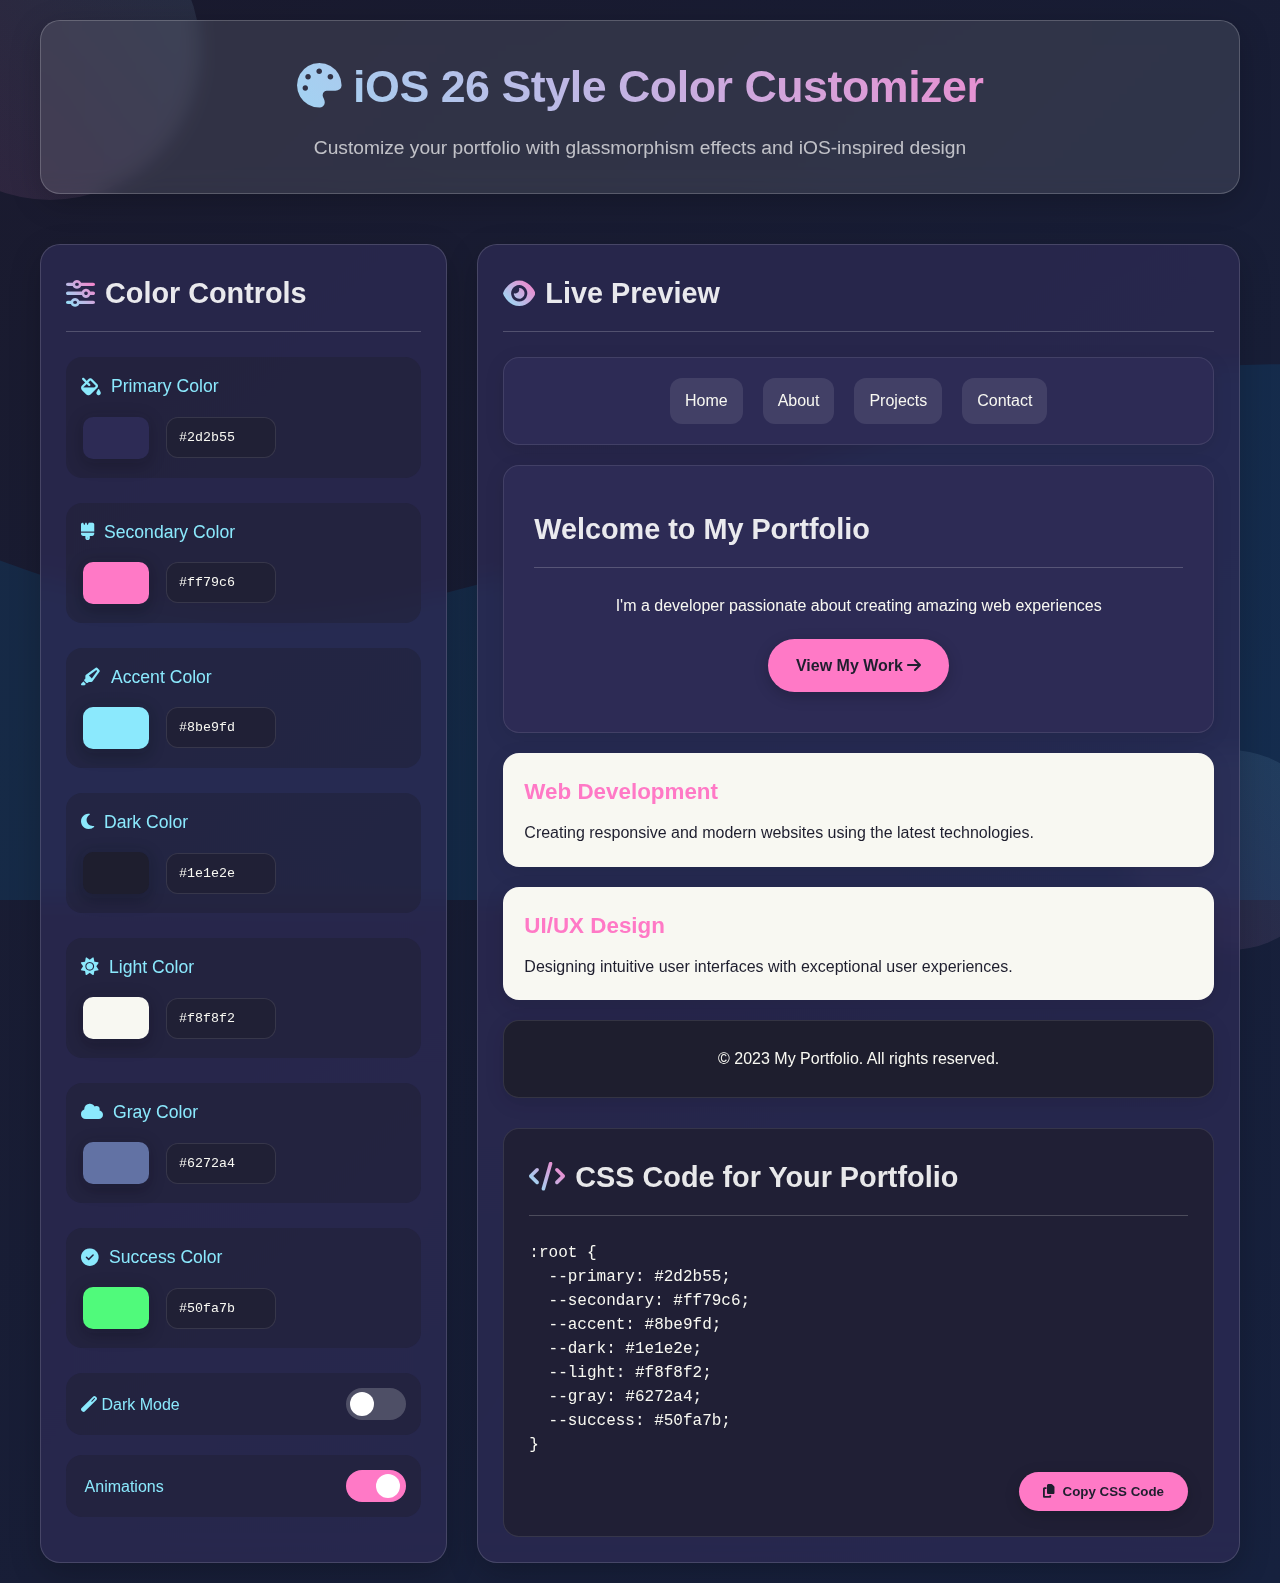
<file: test.html>
<!DOCTYPE html>
<html lang="en">
<head>
    <meta charset="UTF-8">
    <meta name="viewport" content="width=device-width, initial-scale=1.0">
    <title>iOS 26 Style Portfolio Customizer</title>
    <link rel="stylesheet" href="https://cdnjs.cloudflare.com/ajax/libs/font-awesome/6.4.0/css/all.min.css">
    <style>
        * {
            box-sizing: border-box;
            margin: 0;
            padding: 0;
            font-family: -apple-system, BlinkMacSystemFont, 'Segoe UI', Roboto, Oxygen, Ubuntu, Cantarell, 'Open Sans', 'Helvetica Neue', sans-serif;
        }
        
        body {
            background: linear-gradient(135deg, #1a1a2e 0%, #16213e 100%);
            color: rgba(255, 255, 255, 0.9);
            line-height: 1.6;
            padding: 20px;
            min-height: 100vh;
            overflow-x: hidden;
        }
        
        body::before {
            content: '';
            position: fixed;
            top: 0;
            left: 0;
            width: 100%;
            height: 100%;
            background: url('data:image/svg+xml;utf8,<svg xmlns="http://www.w3.org/2000/svg" viewBox="0 0 1440 320"><path fill="%2300a8ff" fill-opacity="0.1" d="M0,128L48,117.3C96,107,192,85,288,112C384,139,480,213,576,218.7C672,224,768,160,864,138.7C960,117,1056,139,1152,149.3C1248,160,1344,160,1392,160L1440,160L1440,320L1392,320C1344,320,1248,320,1152,320C1056,320,960,320,864,320C768,320,672,320,576,320C480,320,384,320,288,320C192,320,96,320,48,320L0,320Z"></path></svg>') no-repeat bottom;
            background-size: cover;
            z-index: -1;
        }
        
        .container {
            max-width: 1200px;
            margin: 0 auto;
            display: flex;
            flex-direction: column;
            gap: 30px;
        }
        
        header {
            text-align: center;
            padding: 30px;
            background: rgba(255, 255, 255, 0.1);
            border-radius: 20px;
            backdrop-filter: blur(10px);
            -webkit-backdrop-filter: blur(10px);
            border: 1px solid rgba(255, 255, 255, 0.2);
            box-shadow: 0 8px 32px rgba(0, 0, 0, 0.2);
            margin-bottom: 20px;
            animation: fadeIn 0.8s ease-out;
        }
        
        h1 {
            font-size: 2.8rem;
            margin-bottom: 10px;
            background: linear-gradient(45deg, #8be9fd, #ff79c6);
            -webkit-background-clip: text;
            -webkit-text-fill-color: transparent;
            font-weight: 800;
            letter-spacing: -0.5px;
        }
        
        .subtitle {
            color: rgba(255, 255, 255, 0.7);
            font-size: 1.2rem;
            font-weight: 300;
        }
        
        .content {
            display: flex;
            gap: 30px;
            flex-wrap: wrap;
        }
        
        .color-customizer {
            flex: 1;
            min-width: 320px;
            background: rgba(45, 43, 85, 0.7);
            padding: 25px;
            border-radius: 20px;
            backdrop-filter: blur(12px);
            -webkit-backdrop-filter: blur(12px);
            border: 1px solid rgba(255, 255, 255, 0.15);
            box-shadow: 0 10px 32px rgba(0, 0, 0, 0.2);
            animation: slideInLeft 0.8s ease-out;
        }
        
        .preview {
            flex: 2;
            min-width: 320px;
            background: rgba(45, 43, 85, 0.7);
            padding: 25px;
            border-radius: 20px;
            backdrop-filter: blur(12px);
            -webkit-backdrop-filter: blur(12px);
            border: 1px solid rgba(255, 255, 255, 0.15);
            box-shadow: 0 10px 32px rgba(0, 0, 0, 0.2);
            animation: slideInRight 0.8s ease-out;
        }
        
        h2 {
            margin-bottom: 25px;
            padding-bottom: 15px;
            border-bottom: 1px solid rgba(255, 255, 255, 0.2);
            color: rgba(255, 255, 255, 0.9);
            font-weight: 600;
            font-size: 1.8rem;
            display: flex;
            align-items: center;
            gap: 10px;
        }
        
        h2 i {
            background: linear-gradient(45deg, #8be9fd, #ff79c6);
            -webkit-background-clip: text;
            -webkit-text-fill-color: transparent;
        }
        
        .color-control {
            margin-bottom: 25px;
            padding: 15px;
            background: rgba(30, 30, 46, 0.4);
            border-radius: 16px;
            transition: transform 0.3s ease;
        }
        
        .color-control:hover {
            transform: translateY(-3px);
            background: rgba(30, 30, 46, 0.5);
        }
        
        .color-control label {
            display: block;
            margin-bottom: 12px;
            font-weight: 500;
            color: #8be9fd;
            font-size: 1.1rem;
            display: flex;
            align-items: center;
            gap: 10px;
        }
        
        .color-picker {
            display: flex;
            align-items: center;
            gap: 15px;
        }
        
        .color-value {
            width: 110px;
            padding: 12px;
            background: rgba(30, 30, 46, 0.6);
            border: 1px solid rgba(255, 255, 255, 0.1);
            border-radius: 12px;
            color: #f8f8f2;
            font-family: 'Fira Code', monospace;
            backdrop-filter: blur(10px);
            -webkit-backdrop-filter: blur(10px);
        }
        
        input[type="color"] {
            width: 70px;
            height: 50px;
            border: none;
            border-radius: 12px;
            cursor: pointer;
            background: transparent;
            overflow: hidden;
            box-shadow: 0 4px 15px rgba(0, 0, 0, 0.2);
        }
        
        input[type="color"]::-webkit-color-swatch {
            border: none;
            border-radius: 10px;
            box-shadow: 0 4px 15px rgba(0, 0, 0, 0.2);
        }
        
        input[type="color"]::-moz-color-swatch {
            border: none;
            border-radius: 10px;
            box-shadow: 0 4px 15px rgba(0, 0, 0, 0.2);
        }
        
        .preview-element {
            margin-bottom: 25px;
            padding: 20px;
            border-radius: 16px;
            background: rgba(255, 255, 255, 0.1);
            backdrop-filter: blur(10px);
            -webkit-backdrop-filter: blur(10px);
            border: 1px solid rgba(255, 255, 255, 0.1);
            box-shadow: 0 5px 20px rgba(0, 0, 0, 0.1);
            transition: transform 0.3s ease;
        }
        
        .preview-element:hover {
            transform: translateY(-3px);
            box-shadow: 0 8px 25px rgba(0, 0, 0, 0.15);
        }
        
        .preview-header {
            background: var(--primary, rgba(45, 43, 85, 0.8));
            color: var(--light, #f8f8f2);
            padding: 20px;
            border-radius: 16px;
            margin-bottom: 20px;
            backdrop-filter: blur(10px);
            -webkit-backdrop-filter: blur(10px);
            border: 1px solid rgba(255, 255, 255, 0.1);
        }
        
        .preview-nav {
            display: flex;
            justify-content: center;
            gap: 20px;
        }
        
        .preview-nav a {
            color: var(--light, #f8f8f2);
            text-decoration: none;
            padding: 10px 15px;
            border-radius: 12px;
            transition: all 0.3s ease;
            background: rgba(255, 255, 255, 0.1);
            backdrop-filter: blur(10px);
            -webkit-backdrop-filter: blur(10px);
        }
        
        .preview-nav a:hover {
            color: var(--secondary, #ff79c6);
            background: rgba(255, 255, 255, 0.15);
            transform: translateY(-2px);
        }
        
        .preview-hero {
            background: var(--primary, rgba(45, 43, 85, 0.8));
            color: var(--light, #f8f8f2);
            padding: 40px 30px;
            border-radius: 16px;
            text-align: center;
            margin-bottom: 20px;
            backdrop-filter: blur(10px);
            -webkit-backdrop-filter: blur(10px);
            border: 1px solid rgba(255, 255, 255, 0.1);
        }
        
        .preview-button {
            display: inline-block;
            background: var(--secondary, #ff79c6);
            color: var(--dark, #1e1e2e);
            padding: 14px 28px;
            border-radius: 50px;
            text-decoration: none;
            font-weight: 600;
            margin-top: 20px;
            border: none;
            cursor: pointer;
            transition: all 0.3s ease;
            box-shadow: 0 4px 15px rgba(0, 0, 0, 0.2);
        }
        
        .preview-button:hover {
            background: var(--accent, #8be9fd);
            transform: translateY(-3px) scale(1.05);
            box-shadow: 0 8px 25px rgba(0, 0, 0, 0.3);
        }
        
        .preview-skill {
            background: var(--light, rgba(248, 248, 242, 0.1));
            color: var(--dark, #1e1e2e);
            padding: 20px;
            border-radius: 16px;
            margin-bottom: 20px;
            backdrop-filter: blur(10px);
            -webkit-backdrop-filter: blur(10px);
            border: 1px solid rgba(255, 255, 255, 0.1);
        }
        
        .preview-skill h3 {
            color: var(--secondary, #ff79c6);
            margin-bottom: 10px;
            font-size: 1.4rem;
        }
        
        .preview-footer {
            background: var(--dark, rgba(30, 30, 46, 0.8));
            color: var(--light, #f8f8f2);
            padding: 25px;
            border-radius: 16px;
            text-align: center;
            margin-top: 20px;
            backdrop-filter: blur(10px);
            -webkit-backdrop-filter: blur(10px);
            border: 1px solid rgba(255, 255, 255, 0.1);
        }
        
        .code-container {
            background: rgba(30, 30, 46, 0.8);
            padding: 25px;
            border-radius: 16px;
            margin-top: 30px;
            overflow-x: auto;
            backdrop-filter: blur(10px);
            -webkit-backdrop-filter: blur(10px);
            border: 1px solid rgba(255, 255, 255, 0.1);
        }
        
        .code-container pre {
            white-space: pre-wrap;
            font-family: 'Fira Code', monospace;
            color: #f8f8f2;
            line-height: 1.5;
        }
        
        .copy-btn {
            background: var(--secondary, #ff79c6);
            color: var(--dark, #1e1e2e);
            border: none;
            padding: 12px 24px;
            border-radius: 50px;
            cursor: pointer;
            font-weight: 600;
            margin-top: 15px;
            display: flex;
            align-items: center;
            gap: 8px;
            margin-left: auto;
            transition: all 0.3s ease;
            box-shadow: 0 4px 15px rgba(0, 0, 0, 0.2);
        }
        
        .copy-btn:hover {
            background: var(--accent, #8be9fd);
            transform: translateY(-3px);
            box-shadow: 0 8px 25px rgba(0, 0, 0, 0.3);
        }
        
        .ios-toggle {
            display: flex;
            align-items: center;
            justify-content: space-between;
            margin-top: 20px;
            padding: 15px;
            background: rgba(30, 30, 46, 0.4);
            border-radius: 16px;
        }
        
        .toggle-label {
            font-weight: 500;
            color: #8be9fd;
        }
        
        .toggle-switch {
            position: relative;
            display: inline-block;
            width: 60px;
            height: 32px;
        }
        
        .toggle-switch input {
            opacity: 0;
            width: 0;
            height: 0;
        }
        
        .slider {
            position: absolute;
            cursor: pointer;
            top: 0;
            left: 0;
            right: 0;
            bottom: 0;
            background-color: rgba(255, 255, 255, 0.2);
            transition: .4s;
            border-radius: 34px;
        }
        
        .slider:before {
            position: absolute;
            content: "";
            height: 24px;
            width: 24px;
            left: 4px;
            bottom: 4px;
            background-color: white;
            transition: .4s;
            border-radius: 50%;
        }
        
        input:checked + .slider {
            background-color: var(--secondary, #ff79c6);
        }
        
        input:checked + .slider:before {
            transform: translateX(26px);
        }
        
        /* Animations */
        @keyframes fadeIn {
            from { opacity: 0; }
            to { opacity: 1; }
        }
        
        @keyframes slideInLeft {
            from { transform: translateX(-30px); opacity: 0; }
            to { transform: translateX(0); opacity: 1; }
        }
        
        @keyframes slideInRight {
            from { transform: translateX(30px); opacity: 0; }
            to { transform: translateX(0); opacity: 1; }
        }
        
        @media (max-width: 768px) {
            .content {
                flex-direction: column;
            }
            
            h1 {
                font-size: 2.2rem;
            }
            
            .preview-nav {
                flex-wrap: wrap;
            }
        }
        
        /* Dynamic background elements */
        .floating-circle {
            position: fixed;
            border-radius: 50%;
            background: linear-gradient(45deg, var(--secondary, #ff79c6), var(--accent, #8be9fd));
            opacity: 0.1;
            animation: float 15s infinite ease-in-out;
            z-index: -1;
        }
        
        .circle-1 {
            width: 300px;
            height: 300px;
            top: -100px;
            left: -100px;
            animation-delay: 0s;
        }
        
        .circle-2 {
            width: 200px;
            height: 200px;
            bottom: -50px;
            right: -50px;
            animation-delay: -5s;
        }
        
        @keyframes float {
            0%, 100% { transform: translate(0, 0) rotate(0deg); }
            25% { transform: translate(20px, 30px) rotate(5deg); }
            50% { transform: translate(0, 60px) rotate(0deg); }
            75% { transform: translate(-20px, 30px) rotate(-5deg); }
        }
    </style>
</head>
<body>
    <div class="floating-circle circle-1"></div>
    <div class="floating-circle circle-2"></div>
    
    <div class="container">
        <header>
            <h1><i class="fas fa-palette"></i> iOS 26 Style Color Customizer</h1>
            <p class="subtitle">Customize your portfolio with glassmorphism effects and iOS-inspired design</p>
        </header>
        
        <div class="content">
            <div class="color-customizer">
                <h2><i class="fas fa-sliders-h"></i> Color Controls</h2>
                
                <div class="color-control">
                    <label for="primary"><i class="fas fa-fill-drip"></i> Primary Color</label>
                    <div class="color-picker">
                        <input type="color" id="primary" value="#2d2b55">
                        <input type="text" class="color-value" value="#2d2b55" readonly>
                    </div>
                </div>
                
                <div class="color-control">
                    <label for="secondary"><i class="fas fa-brush"></i> Secondary Color</label>
                    <div class="color-picker">
                        <input type="color" id="secondary" value="#ff79c6">
                        <input type="text" class="color-value" value="#ff79c6" readonly>
                    </div>
                </div>
                
                <div class="color-control">
                    <label for="accent"><i class="fas fa-highlighter"></i> Accent Color</label>
                    <div class="color-picker">
                        <input type="color" id="accent" value="#8be9fd">
                        <input type="text" class="color-value" value="#8be9fd" readonly>
                    </div>
                </div>
                
                <div class="color-control">
                    <label for="dark"><i class="fas fa-moon"></i> Dark Color</label>
                    <div class="color-picker">
                        <input type="color" id="dark" value="#1e1e2e">
                        <input type="text" class="color-value" value="#1e1e2e" readonly>
                    </div>
                </div>
                
                <div class="color-control">
                    <label for="light"><i class="fas fa-sun"></i> Light Color</label>
                    <div class="color-picker">
                        <input type="color" id="light" value="#f8f8f2">
                        <input type="text" class="color-value" value="#f8f8f2" readonly>
                    </div>
                </div>
                
                <div class="color-control">
                    <label for="gray"><i class="fas fa-cloud"></i> Gray Color</label>
                    <div class="color-picker">
                        <input type="color" id="gray" value="#6272a4">
                        <input type="text" class="color-value" value="#6272a4" readonly>
                    </div>
                </div>
                
                <div class="color-control">
                    <label for="success"><i class="fas fa-check-circle"></i> Success Color</label>
                    <div class="color-picker">
                        <input type="color" id="success" value="#50fa7b">
                        <input type="text" class="color-value" value="#50fa7b" readonly>
                    </div>
                </div>
                
                <div class="ios-toggle">
                    <span class="toggle-label"><i class="fas fa-magic"></i> Dark Mode</span>
                    <label class="toggle-switch">
                        <input type="checkbox" id="darkModeToggle">
                        <span class="slider"></span>
                    </label>
                </div>
                
                <div class="ios-toggle">
                    <span class="toggle-label"><i class="fas fa-sparkles"></i> Animations</span>
                    <label class="toggle-switch">
                        <input type="checkbox" id="animationsToggle" checked>
                        <span class="slider"></span>
                    </label>
                </div>
            </div>
            
            <div class="preview">
                <h2><i class="fas fa-eye"></i> Live Preview</h2>
                
                <div class="preview-element preview-header">
                    <nav class="preview-nav">
                        <a href="#home">Home</a>
                        <a href="#about">About</a>
                        <a href="#projects">Projects</a>
                        <a href="#contact">Contact</a>
                    </nav>
                </div>
                
                <div class="preview-element preview-hero">
                    <h2>Welcome to My Portfolio</h2>
                    <p>I'm a developer passionate about creating amazing web experiences</p>
                    <a href="#projects" class="preview-button">View My Work <i class="fas fa-arrow-right"></i></a>
                </div>
                
                <div class="preview-element preview-skill">
                    <h3>Web Development</h3>
                    <p>Creating responsive and modern websites using the latest technologies.</p>
                </div>
                
                <div class="preview-element preview-skill">
                    <h3>UI/UX Design</h3>
                    <p>Designing intuitive user interfaces with exceptional user experiences.</p>
                </div>
                
                <div class="preview-element preview-footer">
                    <p>© 2023 My Portfolio. All rights reserved.</p>
                </div>
                
                <div class="code-container">
                    <h2><i class="fas fa-code"></i> CSS Code for Your Portfolio</h2>
                    <pre id="cssCode">:root {
  --primary: #2d2b55;
  --secondary: #ff79c6;
  --accent: #8be9fd;
  --dark: #1e1e2e;
  --light: #f8f8f2;
  --gray: #6272a4;
  --success: #50fa7b;
}</pre>
                    <button class="copy-btn" onclick="copyCssCode()"><i class="fas fa-copy"></i> Copy CSS Code</button>
                </div>
            </div>
        </div>
    </div>

    <script>
        // Get all color inputs
        const colorInputs = document.querySelectorAll('input[type="color"]');
        const colorValues = document.querySelectorAll('.color-value');
        const cssCode = document.getElementById('cssCode');
        const darkModeToggle = document.getElementById('darkModeToggle');
        const animationsToggle = document.getElementById('animationsToggle');
        
        // Update color values when color inputs change
        colorInputs.forEach((input, index) => {
            input.addEventListener('input', () => {
                colorValues[index].value = input.value;
                updatePreview();
                updateCssCode();
            });
        });
        
        // Update preview elements with new colors
        function updatePreview() {
            const primaryColor = document.getElementById('primary').value;
            const secondaryColor = document.getElementById('secondary').value;
            const accentColor = document.getElementById('accent').value;
            const darkColor = document.getElementById('dark').value;
            const lightColor = document.getElementById('light').value;
            
            document.documentElement.style.setProperty('--primary', primaryColor);
            document.documentElement.style.setProperty('--secondary', secondaryColor);
            document.documentElement.style.setProperty('--accent', accentColor);
            document.documentElement.style.setProperty('--dark', darkColor);
            document.documentElement.style.setProperty('--light', lightColor);
        }
        
        // Update CSS code display
        function updateCssCode() {
            const primary = document.getElementById('primary').value;
            const secondary = document.getElementById('secondary').value;
            const accent = document.getElementById('accent').value;
            const dark = document.getElementById('dark').value;
            const light = document.getElementById('light').value;
            const gray = document.getElementById('gray').value;
            const success = document.getElementById('success').value;
            
            cssCode.textContent = `:root {
  --primary: ${primary};
  --secondary: ${secondary};
  --accent: ${accent};
  --dark: ${dark};
  --light: ${light};
  --gray: ${gray};
  --success: ${success};
}`;
        }
        
        // Copy CSS code to clipboard
        function copyCssCode() {
            const textArea = document.createElement('textarea');
            textArea.value = cssCode.textContent;
            document.body.appendChild(textArea);
            textArea.select();
            document.execCommand('copy');
            document.body.removeChild(textArea);
            
            const button = document.querySelector('.copy-btn');
            const originalText = button.innerHTML;
            button.innerHTML = '<i class="fas fa-check"></i> Copied!';
            
            setTimeout(() => {
                button.innerHTML = originalText;
            }, 2000);
        }
        
        // Dark mode toggle
        darkModeToggle.addEventListener('change', function() {
            if(this.checked) {
                document.body.style.background = 'linear-gradient(135deg, #0a0a18 0%, #050510 100%)';
            } else {
                document.body.style.background = 'linear-gradient(135deg, #1a1a2e 0%, #16213e 100%)';
            }
        });
        
        // Animations toggle
        animationsToggle.addEventListener('change', function() {
            const elements = document.querySelectorAll('*');
            elements.forEach(el => {
                if(this.checked) {
                    el.style.animationPlayState = 'running';
                } else {
                    el.style.animationPlayState = 'paused';
                }
            });
        });
        
        // Initialize
        updatePreview();
    </script>
</body>
</html>
</file>
